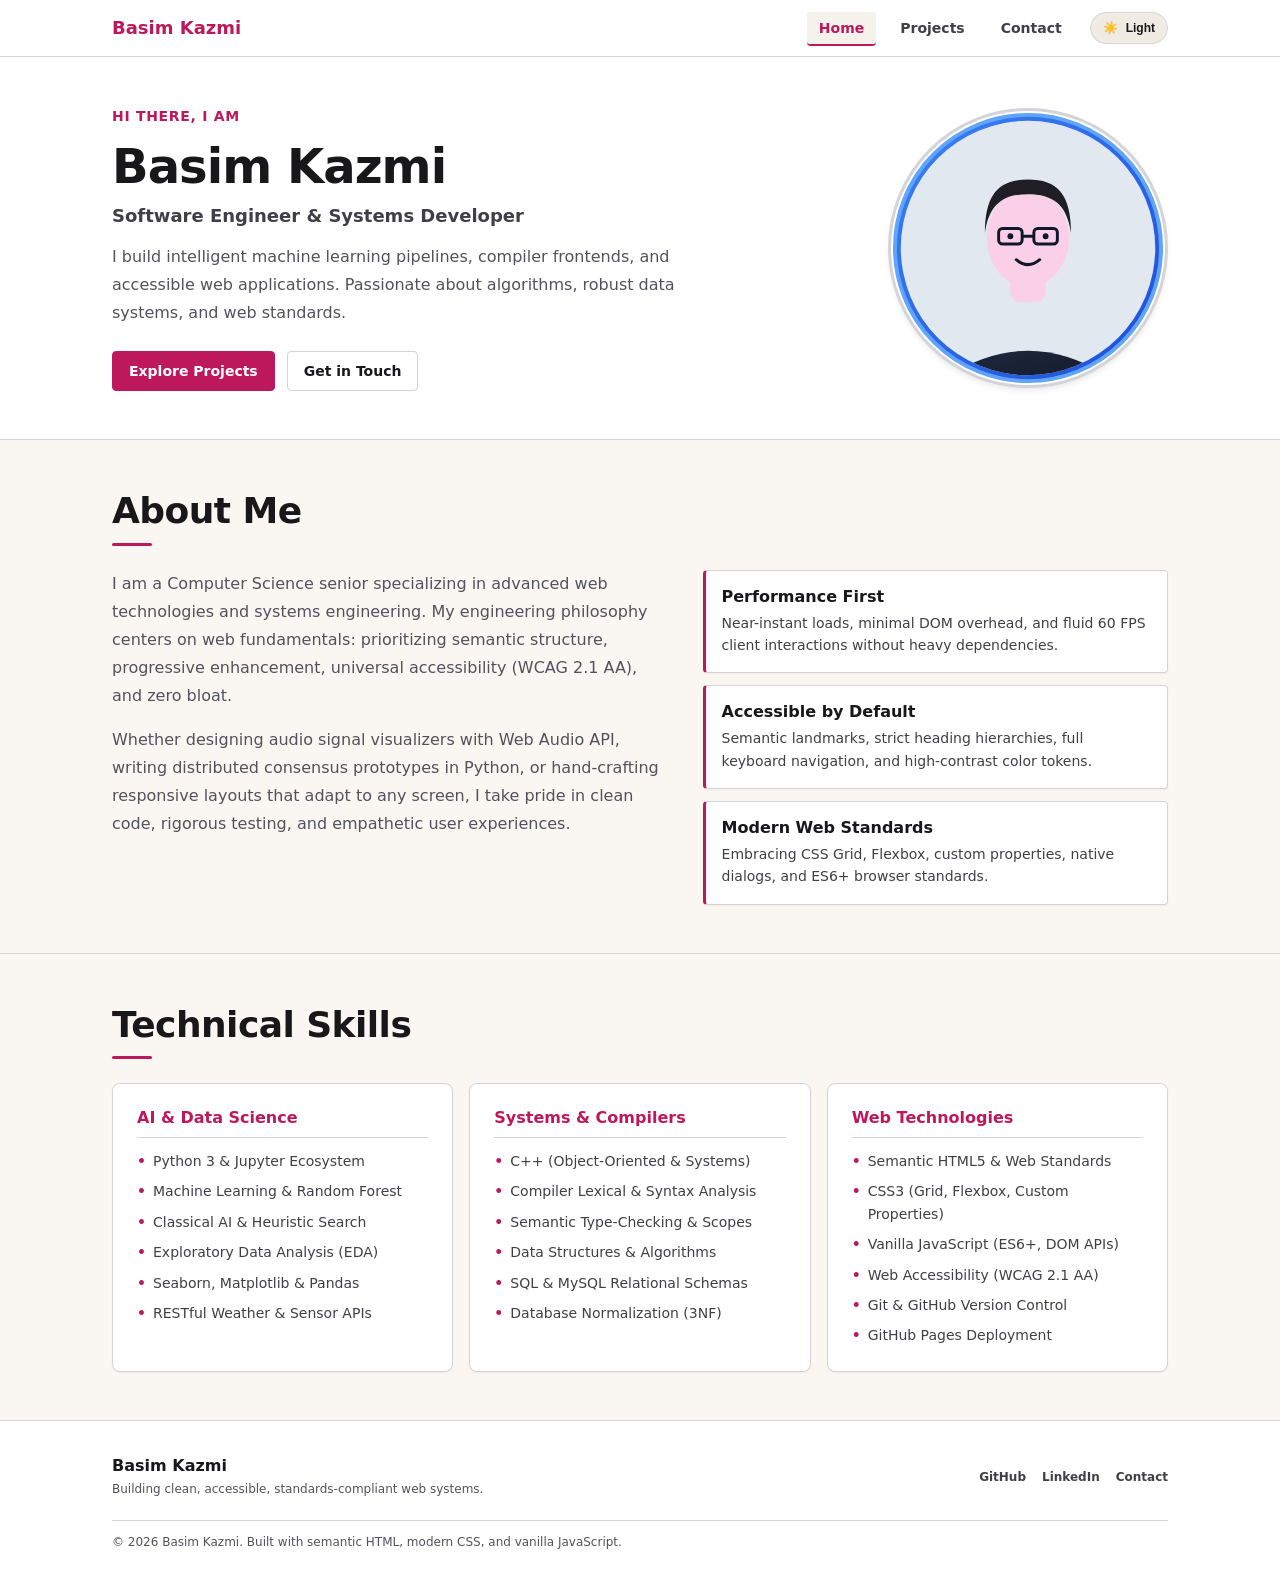
<file: index.html>
<!DOCTYPE html>
<html lang="en">
<head>
  <meta charset="UTF-8">
  <meta name="viewport" content="width=device-width, initial-scale=1.0">
  <meta name="description" content="Portfolio of Basim Kazmi, Full-Stack Web Developer specializing in accessible, responsive web applications and distributed systems.">
  <title>Basim Kazmi | Full-Stack Web Developer Portfolio</title>
  <link rel="stylesheet" href="css/styles.css">
  <script>
    /* Immediate theme check to prevent flash of wrong theme (FOUC) */
    (function() {
      var saved = localStorage.getItem('theme');
      var prefersDark = window.matchMedia && window.matchMedia('(prefers-color-scheme: dark)').matches;
      var theme = saved ? saved : (prefersDark ? 'dark' : 'light');
      document.documentElement.setAttribute('data-theme', theme);
    })();
  </script>
  <script src="js/theme.js" defer></script>
</head>
<body>
  <a href="#main-content" class="skip-link">Skip to main content</a>

  <header class="site-header">
    <div class="header-container">
      <a href="index.html" class="brand-logo" aria-label="Basim Kazmi home page">
        <span class="brand-text">Basim Kazmi</span>
      </a>
      <nav class="site-nav" aria-label="Main Navigation">
        <ul class="nav-list">
          <li class="nav-item"><a href="index.html" class="nav-link" aria-current="page">Home</a></li>
          <li class="nav-item"><a href="projects.html" class="nav-link">Projects</a></li>
          <li class="nav-item"><a href="contact.html" class="nav-link">Contact</a></li>
        </ul>
        <button type="button" id="theme-toggle" class="theme-toggle-btn" aria-label="Toggle dark mode theme" aria-pressed="false">
          <span class="theme-icon" aria-hidden="true">☀️</span>
          <span class="theme-label">Light</span>
        </button>
      </nav>
    </div>
  </header>

  <main id="main-content" class="main-content">
    <!-- Hero Section -->
    <section class="hero-section" aria-labelledby="hero-title">
      <div class="hero-container">
        <div class="hero-content">
          <p class="hero-greeting">Hi there, I am</p>
          <h1 id="hero-title" class="hero-title">Basim Kazmi</h1>
          <p class="hero-subtitle">Software Engineer &amp; Systems Developer</p>
          <p class="hero-description">
            I build intelligent machine learning pipelines, compiler frontends, and accessible web applications. Passionate about algorithms, robust data systems, and web standards.
          </p>
          <div class="hero-actions">
            <a href="projects.html" class="btn btn-primary">Explore Projects</a>
            <a href="contact.html" class="btn btn-secondary">Get in Touch</a>
          </div>
        </div>
        <div class="hero-media">
          <img src="assets/images/profile.svg" alt="Portrait illustration of Basim Kazmi wearing glasses and smiling" class="profile-image" width="280" height="280" loading="eager">
        </div>
      </div>
    </section>

    <!-- About Me Section -->
    <section class="about-section" aria-labelledby="about-heading">
      <div class="section-container">
        <h2 id="about-heading" class="section-title">About Me</h2>
        <div class="about-grid">
          <div class="about-text">
            <p>
              I am a Computer Science senior specializing in advanced web technologies and systems engineering. My engineering philosophy centers on web fundamentals: prioritizing semantic structure, progressive enhancement, universal accessibility (WCAG 2.1 AA), and zero bloat.
            </p>
            <p>
              Whether designing audio signal visualizers with Web Audio API, writing distributed consensus prototypes in Python, or hand-crafting responsive layouts that adapt to any screen, I take pride in clean code, rigorous testing, and empathetic user experiences.
            </p>
          </div>
          <div class="about-highlights">
            <article class="highlight-card">
              <h3 class="highlight-title">Performance First</h3>
              <p class="highlight-desc">Near-instant loads, minimal DOM overhead, and fluid 60 FPS client interactions without heavy dependencies.</p>
            </article>
            <article class="highlight-card">
              <h3 class="highlight-title">Accessible by Default</h3>
              <p class="highlight-desc">Semantic landmarks, strict heading hierarchies, full keyboard navigation, and high-contrast color tokens.</p>
            </article>
            <article class="highlight-card">
              <h3 class="highlight-title">Modern Web Standards</h3>
              <p class="highlight-desc">Embracing CSS Grid, Flexbox, custom properties, native dialogs, and ES6+ browser standards.</p>
            </article>
          </div>
        </div>
      </div>
    </section>

    <!-- Skills Section -->
    <section class="skills-section" aria-labelledby="skills-heading">
      <div class="section-container">
        <h2 id="skills-heading" class="section-title">Technical Skills</h2>
        <div class="skills-grid">
          <article class="skill-category">
            <h3 class="skill-category-title">AI &amp; Data Science</h3>
            <ul class="skill-list">
              <li class="skill-item">Python 3 &amp; Jupyter Ecosystem</li>
              <li class="skill-item">Machine Learning &amp; Random Forest</li>
              <li class="skill-item">Classical AI &amp; Heuristic Search</li>
              <li class="skill-item">Exploratory Data Analysis (EDA)</li>
              <li class="skill-item">Seaborn, Matplotlib &amp; Pandas</li>
              <li class="skill-item">RESTful Weather &amp; Sensor APIs</li>
            </ul>
          </article>
          <article class="skill-category">
            <h3 class="skill-category-title">Systems &amp; Compilers</h3>
            <ul class="skill-list">
              <li class="skill-item">C++ (Object-Oriented &amp; Systems)</li>
              <li class="skill-item">Compiler Lexical &amp; Syntax Analysis</li>
              <li class="skill-item">Semantic Type-Checking &amp; Scopes</li>
              <li class="skill-item">Data Structures &amp; Algorithms</li>
              <li class="skill-item">SQL &amp; MySQL Relational Schemas</li>
              <li class="skill-item">Database Normalization (3NF)</li>
            </ul>
          </article>
          <article class="skill-category">
            <h3 class="skill-category-title">Web Technologies</h3>
            <ul class="skill-list">
              <li class="skill-item">Semantic HTML5 &amp; Web Standards</li>
              <li class="skill-item">CSS3 (Grid, Flexbox, Custom Properties)</li>
              <li class="skill-item">Vanilla JavaScript (ES6+, DOM APIs)</li>
              <li class="skill-item">Web Accessibility (WCAG 2.1 AA)</li>
              <li class="skill-item">Git &amp; GitHub Version Control</li>
              <li class="skill-item">GitHub Pages Deployment</li>
            </ul>
          </article>
        </div>
      </div>
    </section>
  </main>

  <footer class="site-footer">
    <div class="footer-container">
      <div class="footer-info">
        <p class="footer-title">Basim Kazmi</p>
        <p class="footer-tagline">Building clean, accessible, standards-compliant web systems.</p>
      </div>
      <nav class="footer-nav" aria-label="Social and External Links">
        <ul class="footer-links">
          <li><a href="https://github.com" target="_blank" rel="noopener noreferrer" class="footer-link">GitHub</a></li>
          <li><a href="https://linkedin.com" target="_blank" rel="noopener noreferrer" class="footer-link">LinkedIn</a></li>
          <li><a href="contact.html" class="footer-link">Contact</a></li>
        </ul>
      </nav>
      <div class="footer-copy">
        <p>&copy; 2026 Basim Kazmi. Built with semantic HTML, modern CSS, and vanilla JavaScript.</p>
      </div>
    </div>
  </footer>
</body>
</html>
</file>
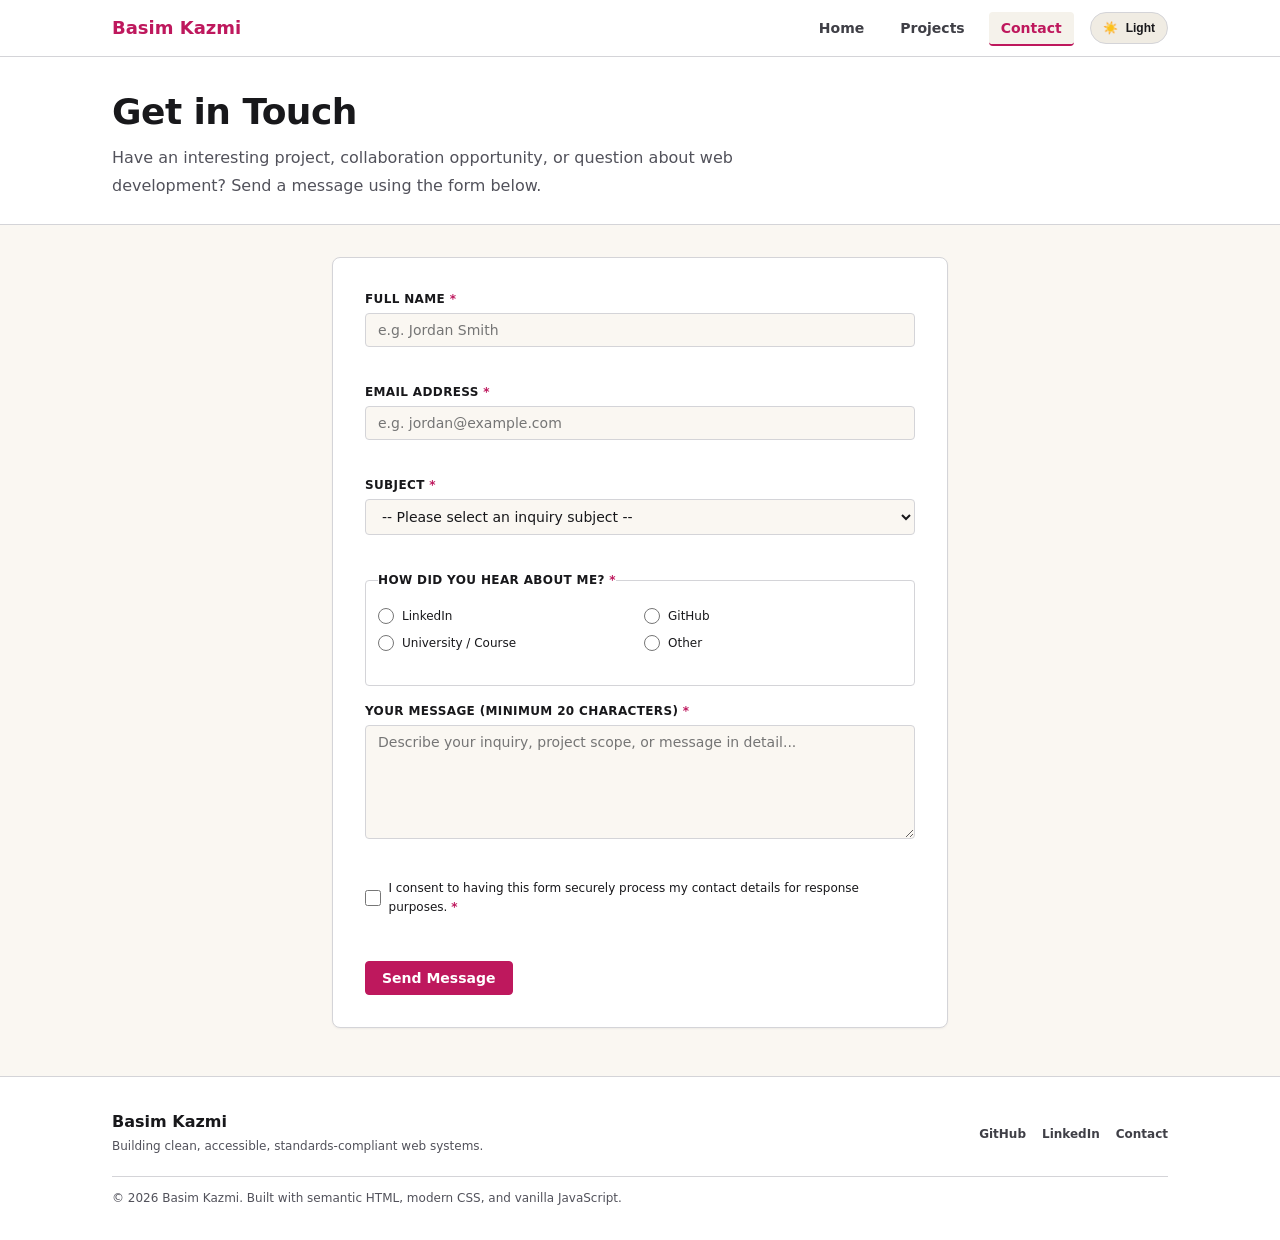
<file: contact.html>
<!DOCTYPE html>
<html lang="en">
<head>
  <meta charset="UTF-8">
  <meta name="viewport" content="width=device-width, initial-scale=1.0">
  <meta name="description" content="Contact Basim Kazmi for web development inquiries, collaboration opportunities, and technical consultations.">
  <title>Contact | Basim Kazmi Portfolio</title>
  <link rel="stylesheet" href="css/styles.css">
  <script>
    /* Immediate theme check to prevent flash of wrong theme (FOUC) */
    (function() {
      var saved = localStorage.getItem('theme');
      var prefersDark = window.matchMedia && window.matchMedia('(prefers-color-scheme: dark)').matches;
      var theme = saved ? saved : (prefersDark ? 'dark' : 'light');
      document.documentElement.setAttribute('data-theme', theme);
    })();
  </script>
  <script src="js/theme.js" defer></script>
  <script src="js/contact.js" defer></script>
</head>
<body>
  <a href="#main-content" class="skip-link">Skip to main content</a>

  <header class="site-header">
    <div class="header-container">
      <a href="index.html" class="brand-logo" aria-label="Basim Kazmi home page">
        <span class="brand-text">Basim Kazmi</span>
      </a>
      <nav class="site-nav" aria-label="Main Navigation">
        <ul class="nav-list">
          <li class="nav-item"><a href="index.html" class="nav-link">Home</a></li>
          <li class="nav-item"><a href="projects.html" class="nav-link">Projects</a></li>
          <li class="nav-item"><a href="contact.html" class="nav-link" aria-current="page">Contact</a></li>
        </ul>
        <button type="button" id="theme-toggle" class="theme-toggle-btn" aria-label="Toggle dark mode theme" aria-pressed="false">
          <span class="theme-icon" aria-hidden="true">☀️</span>
          <span class="theme-label">Light</span>
        </button>
      </nav>
    </div>
  </header>

  <main id="main-content" class="main-content">
    <div class="page-header-section">
      <div class="section-container">
        <h1 class="page-title">Get in Touch</h1>
        <p class="page-subtitle">
          Have an interesting project, collaboration opportunity, or question about web development? Send a message using the form below.
        </p>
      </div>
    </div>

    <section class="contact-section" aria-label="Contact form section">
      <div class="section-container contact-container">
        <!-- Live status banner for submission feedback -->
        <div id="form-status" class="form-status" role="status" aria-live="polite" hidden></div>

        <form id="contact-form" class="contact-form" novalidate>
          <!-- Field 1: Name -->
          <div class="form-group" id="group-name">
            <label for="contact-name" class="form-label">
              Full Name <span class="required-indicator" aria-hidden="true">*</span>
            </label>
            <input 
              type="text" 
              id="contact-name" 
              name="name" 
              class="form-input" 
              required 
              minlength="3" 
              autocomplete="name" 
              placeholder="e.g. Jordan Smith"
              aria-describedby="name-error">
            <p class="error-message" id="name-error" aria-live="polite"></p>
          </div>

          <!-- Field 2: Email -->
          <div class="form-group" id="group-email">
            <label for="contact-email" class="form-label">
              Email Address <span class="required-indicator" aria-hidden="true">*</span>
            </label>
            <input 
              type="email" 
              id="contact-email" 
              name="email" 
              class="form-input" 
              required 
              autocomplete="email" 
              placeholder="e.g. jordan@example.com"
              aria-describedby="email-error">
            <p class="error-message" id="email-error" aria-live="polite"></p>
          </div>

          <!-- Field 3: Subject -->
          <div class="form-group" id="group-subject">
            <label for="contact-subject" class="form-label">
              Subject <span class="required-indicator" aria-hidden="true">*</span>
            </label>
            <select 
              id="contact-subject" 
              name="subject" 
              class="form-select" 
              required 
              aria-describedby="subject-error">
              <option value="">-- Please select an inquiry subject --</option>
              <option value="collaboration">Project Collaboration</option>
              <option value="job">Job / Internship Opportunity</option>
              <option value="freelance">Freelance Contract</option>
              <option value="general">General Question</option>
            </select>
            <p class="error-message" id="subject-error" aria-live="polite"></p>
          </div>

          <!-- Field 4: Referral Source Radio Group -->
          <fieldset class="form-group form-fieldset" id="group-source" aria-describedby="source-error">
            <legend class="form-legend">
              How did you hear about me? <span class="required-indicator" aria-hidden="true">*</span>
            </legend>
            <div class="radio-options-grid">
              <label class="radio-label">
                <input type="radio" name="referral_source" value="linkedin" required>
                <span>LinkedIn</span>
              </label>
              <label class="radio-label">
                <input type="radio" name="referral_source" value="github">
                <span>GitHub</span>
              </label>
              <label class="radio-label">
                <input type="radio" name="referral_source" value="university">
                <span>University / Course</span>
              </label>
              <label class="radio-label">
                <input type="radio" name="referral_source" value="other">
                <span>Other</span>
              </label>
            </div>
            <p class="error-message" id="source-error" aria-live="polite"></p>
          </fieldset>

          <!-- Field 5: Message -->
          <div class="form-group" id="group-message">
            <label for="contact-message" class="form-label">
              Your Message (minimum 20 characters) <span class="required-indicator" aria-hidden="true">*</span>
            </label>
            <textarea 
              id="contact-message" 
              name="message" 
              class="form-textarea" 
              rows="6" 
              required 
              minlength="20" 
              placeholder="Describe your inquiry, project scope, or message in detail..."
              aria-describedby="message-error"></textarea>
            <p class="error-message" id="message-error" aria-live="polite"></p>
          </div>

          <!-- Field 6: Consent Checkbox -->
          <div class="form-group form-checkbox-group" id="group-consent">
            <label class="checkbox-label" for="contact-consent">
              <input 
                type="checkbox" 
                id="contact-consent" 
                name="consent" 
                required 
                aria-describedby="consent-error">
              <span>I consent to having this form securely process my contact details for response purposes. <span class="required-indicator" aria-hidden="true">*</span></span>
            </label>
            <p class="error-message" id="consent-error" aria-live="polite"></p>
          </div>

          <!-- Field 7: Submit Button -->
          <div class="form-actions">
            <button type="submit" id="submit-btn" class="btn btn-primary form-submit-btn">
              Send Message
            </button>
          </div>
        </form>
      </div>
    </section>
  </main>

  <footer class="site-footer">
    <div class="footer-container">
      <div class="footer-info">
        <p class="footer-title">Basim Kazmi</p>
        <p class="footer-tagline">Building clean, accessible, standards-compliant web systems.</p>
      </div>
      <nav class="footer-nav" aria-label="Social and External Links">
        <ul class="footer-links">
          <li><a href="https://github.com" target="_blank" rel="noopener noreferrer" class="footer-link">GitHub</a></li>
          <li><a href="https://linkedin.com" target="_blank" rel="noopener noreferrer" class="footer-link">LinkedIn</a></li>
          <li><a href="contact.html" class="footer-link">Contact</a></li>
        </ul>
      </nav>
      <div class="footer-copy">
        <p>&copy; 2026 Basim Kazmi. Built with semantic HTML, modern CSS, and vanilla JavaScript.</p>
      </div>
    </div>
  </footer>
</body>
</html>
</file>
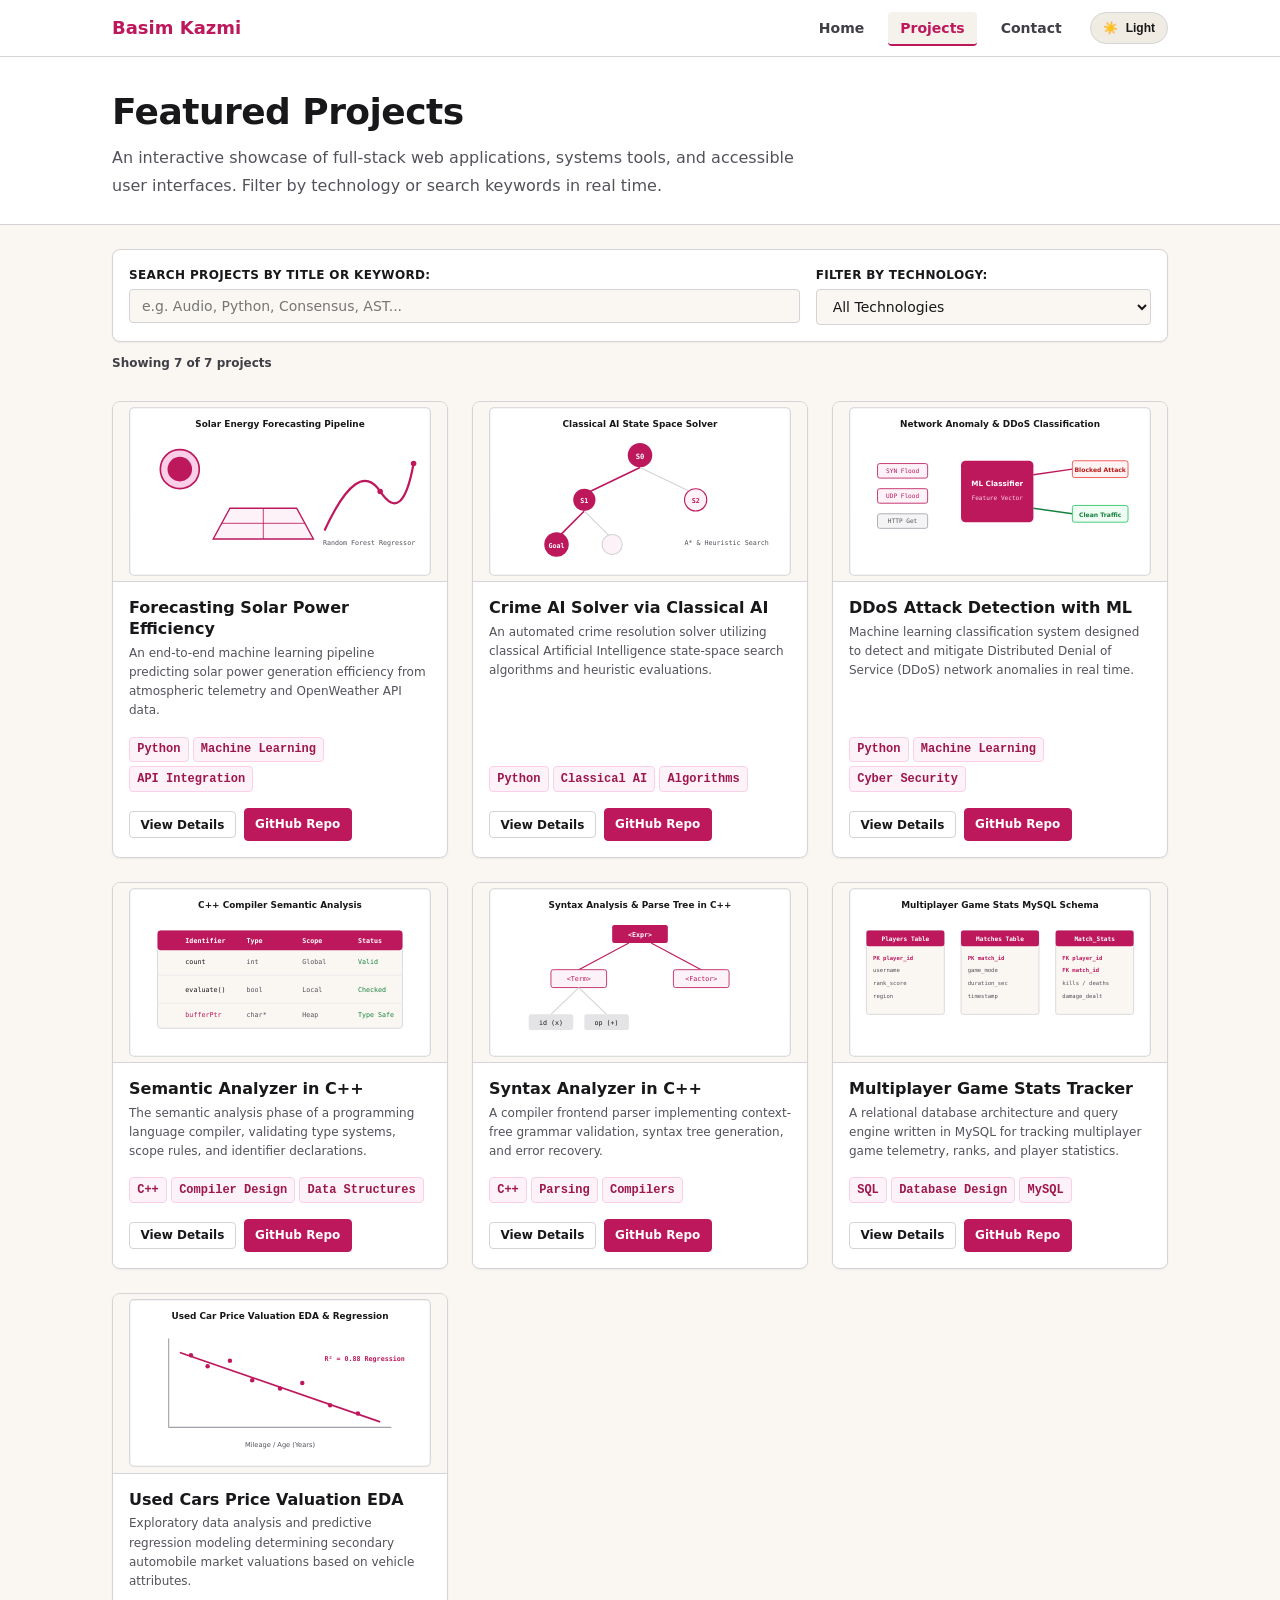
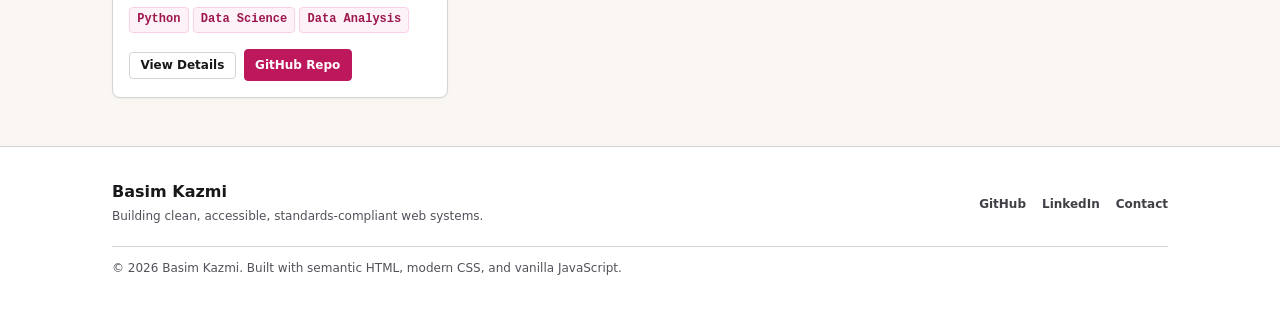
<file: projects.html>
<!DOCTYPE html>
<html lang="en">
<head>
  <meta charset="UTF-8">
  <meta name="viewport" content="width=device-width, initial-scale=1.0">
  <meta name="description" content="Explore featured web development and systems engineering projects by Basim Kazmi with interactive search and technology filters.">
  <title>Projects | Basim Kazmi Portfolio</title>
  <link rel="stylesheet" href="css/styles.css">
  <script>
    /* Immediate theme check to prevent flash of wrong theme (FOUC) */
    (function() {
      var saved = localStorage.getItem('theme');
      var prefersDark = window.matchMedia && window.matchMedia('(prefers-color-scheme: dark)').matches;
      var theme = saved ? saved : (prefersDark ? 'dark' : 'light');
      document.documentElement.setAttribute('data-theme', theme);
    })();
  </script>
  <script src="js/theme.js" defer></script>
  <script src="js/projects.js" defer></script>
</head>
<body>
  <a href="#main-content" class="skip-link">Skip to main content</a>

  <header class="site-header">
    <div class="header-container">
      <a href="index.html" class="brand-logo" aria-label="Basim Kazmi home page">
        <span class="brand-text">Basim Kazmi</span>
      </a>
      <nav class="site-nav" aria-label="Main Navigation">
        <ul class="nav-list">
          <li class="nav-item"><a href="index.html" class="nav-link">Home</a></li>
          <li class="nav-item"><a href="projects.html" class="nav-link" aria-current="page">Projects</a></li>
          <li class="nav-item"><a href="contact.html" class="nav-link">Contact</a></li>
        </ul>
        <button type="button" id="theme-toggle" class="theme-toggle-btn" aria-label="Toggle dark mode theme" aria-pressed="false">
          <span class="theme-icon" aria-hidden="true">☀️</span>
          <span class="theme-label">Light</span>
        </button>
      </nav>
    </div>
  </header>

  <main id="main-content" class="main-content">
    <div class="page-header-section">
      <div class="section-container">
        <h1 class="page-title">Featured Projects</h1>
        <p class="page-subtitle">
          An interactive showcase of full-stack web applications, systems tools, and accessible user interfaces. Filter by technology or search keywords in real time.
        </p>
      </div>
    </div>

    <!-- Filter Controls Section -->
    <section class="filters-section" aria-label="Project filter controls">
      <div class="section-container">
        <form class="filters-form" id="projects-filter-form" onsubmit="event.preventDefault();">
          <div class="filter-group">
            <label for="search-input" class="filter-label">Search projects by title or keyword:</label>
            <input type="search" id="search-input" name="search" class="filter-input" placeholder="e.g. Audio, Python, Consensus, AST..." autocomplete="off">
          </div>
          <div class="filter-group">
            <label for="tech-filter" class="filter-label">Filter by technology:</label>
            <select id="tech-filter" name="tech" class="filter-select">
              <option value="all">All Technologies</option>
              <option value="Python">Python</option>
              <option value="Machine Learning">Machine Learning</option>
              <option value="C++">C++</option>
              <option value="Classical AI">Classical AI</option>
              <option value="Compiler Design">Compiler Design</option>
              <option value="SQL">SQL / MySQL</option>
              <option value="Data Science">Data Science</option>
            </select>
          </div>
        </form>

        <!-- Live Status Region for Assistive Technology -->
        <div id="projects-status" class="projects-status" aria-live="polite">
          Showing 6 of 6 projects
        </div>
      </div>
    </section>

    <!-- Projects Grid Section -->
    <section class="projects-display-section" aria-label="Project cards list">
      <div class="section-container">
        <!-- Rendered dynamically by js/projects.js via safe DOM APIs -->
        <div id="projects-grid" class="projects-grid"></div>

        <!-- Empty state message -->
        <div id="no-projects-msg" class="empty-state" hidden>
          <p class="empty-state-title">No projects found</p>
          <p class="empty-state-text">No projects matched your combined search query and technology filter. Please try clearing or modifying your filters.</p>
        </div>
      </div>
    </section>

    <!-- Project Details Modal (Dialog) -->
    <dialog id="project-modal" class="project-modal" aria-labelledby="modal-title" aria-describedby="modal-desc">
      <div class="modal-dialog-content">
        <header class="modal-header">
          <h2 id="modal-title" class="modal-title">Project Details</h2>
          <button type="button" id="modal-close-btn" class="modal-close-btn" aria-label="Close project details dialog">&times;</button>
        </header>
        <div class="modal-body">
          <p id="modal-desc" class="modal-desc"></p>
          <div class="modal-meta-grid">
            <div class="modal-meta-item">
              <span class="modal-meta-label">Year:</span>
              <span id="modal-year" class="modal-meta-value"></span>
            </div>
            <div class="modal-meta-item">
              <span class="modal-meta-label">Role:</span>
              <span id="modal-role" class="modal-meta-value">Lead Developer</span>
            </div>
          </div>
          <div class="modal-tech-section">
            <span class="modal-meta-label">Technologies Used:</span>
            <ul id="modal-tech" class="tech-badge-list"></ul>
          </div>
          <div class="modal-details-section">
            <span class="modal-meta-label">Architecture &amp; Highlights:</span>
            <p id="modal-details" class="modal-extended-details"></p>
          </div>
          <div class="modal-actions">
            <a id="modal-link" href="#" target="_blank" rel="noopener noreferrer" class="btn btn-primary">View Repository on GitHub</a>
          </div>
        </div>
      </div>
    </dialog>
  </main>

  <footer class="site-footer">
    <div class="footer-container">
      <div class="footer-info">
        <p class="footer-title">Basim Kazmi</p>
        <p class="footer-tagline">Building clean, accessible, standards-compliant web systems.</p>
      </div>
      <nav class="footer-nav" aria-label="Social and External Links">
        <ul class="footer-links">
          <li><a href="https://github.com" target="_blank" rel="noopener noreferrer" class="footer-link">GitHub</a></li>
          <li><a href="https://linkedin.com" target="_blank" rel="noopener noreferrer" class="footer-link">LinkedIn</a></li>
          <li><a href="contact.html" class="footer-link">Contact</a></li>
        </ul>
      </nav>
      <div class="footer-copy">
        <p>&copy; 2026 Basim Kazmi. Built with semantic HTML, modern CSS, and vanilla JavaScript.</p>
      </div>
    </div>
  </footer>
</body>
</html>
</file>
<file: css/styles.css>
/* ==========================================================================
   CS-554 Assignment 1: Responsive Developer Portfolio
   Single Shared Stylesheet: Mobile-First, Accessible, Theme-Aware
   Theme: Cream (#faf7f2), Silver (#d4d4d8), and Magenta (#be185d / #f472b6)
   ========================================================================== */

/* --------------------------------------------------------------------------
   1. CSS Reset & Box Sizing
   -------------------------------------------------------------------------- */
*, *::before, *::after {
  box-sizing: border-box;
}

* {
  margin: 0;
  padding: 0;
}

html {
  font-size: 100%;
  scroll-behavior: smooth;
  -webkit-text-size-adjust: 100%;
}

/* --------------------------------------------------------------------------
   2. Design Tokens & CSS Custom Properties (:root / Light Theme)
   Palette: Cream (#faf7f2), Silver (#d4d4d8), Magenta (#be185d)
   -------------------------------------------------------------------------- */
:root {
  /* Color Palette - Light Mode */
  --color-bg: #faf7f2;               /* Soft Cream background */
  --color-surface: #ffffff;          /* Clean white surface */
  --color-surface-hover: #f5f2eb;    /* Cream tinted hover */
  --color-surface-muted: #f0ece3;    /* Muted cream */
  --color-border: #d4d4d8;           /* Silver border */
  --color-border-hover: #a1a1aa;     /* Darker silver hover */

  --color-text: #18181b;             /* Deep charcoal: 14.8:1 contrast on #faf7f2 (Passes AAA) */
  --color-text-muted: #3f3f46;       /* Muted charcoal: 8.5:1 contrast on #faf7f2 (Passes AAA) */
  --color-text-subtle: #52525b;      /* Subtle charcoal: 5.6:1 contrast on #faf7f2 (Passes AA) */

  --color-primary: #be185d;          /* Deep Magenta: 5.1:1 contrast on #faf7f2 (Passes AA) */
  --color-primary-hover: #9d174d;    /* Darker Magenta */
  --color-primary-contrast: #ffffff; /* White text on Magenta */

  --color-secondary: #27272a;        /* Neutral dark button */
  --color-secondary-hover: #3f3f46;
  --color-secondary-contrast: #ffffff;

  --color-badge-bg: #fdf2f8;         /* Soft magenta tint */
  --color-badge-text: #9d174d;       /* High-contrast magenta text */
  --color-badge-border: #fbcfe8;     /* Light magenta border */

  --color-focus: #be185d;            /* Magenta focus ring */
  --color-focus-ring: rgba(190, 24, 93, 0.35);

  --color-error: #b91c1c;            /* Error red */
  --color-error-bg: #fef2f2;
  --color-error-border: #fca5a5;

  --color-success: #15803d;          /* Success green */
  --color-success-bg: #f0fdf4;
  --color-success-border: #86efac;

  /* Typography Scale */
  --font-family-base: system-ui, -apple-system, BlinkMacSystemFont, 'Segoe UI', Roboto, Helvetica, Arial, sans-serif;
  --font-family-mono: ui-monospace, SFMono-Regular, Menlo, Monaco, Consolas, monospace;

  --font-size-xs: 0.75rem;    /* 12px */
  --font-size-sm: 0.875rem;   /* 14px */
  --font-size-md: 1rem;       /* 16px */
  --font-size-lg: 1.125rem;   /* 18px */
  --font-size-xl: 1.25rem;    /* 20px */
  --font-size-2xl: 1.5rem;    /* 24px */
  --font-size-3xl: 1.875rem;  /* 30px */

  --line-height-tight: 1.3;
  --line-height-normal: 1.6;
  --line-height-relaxed: 1.75;

  /* Spacing Scale */
  --space-2xs: 0.25rem;
  --space-xs: 0.5rem;
  --space-sm: 0.75rem;
  --space-md: 1rem;
  --space-lg: 1.5rem;
  --space-xl: 2rem;
  --space-2xl: 3rem;

  /* Border Radii */
  --radius-sm: 4px;
  --radius-md: 8px;
  --radius-lg: 12px;
  --radius-full: 9999px;

  /* Clean, Beginner-Friendly Borders and Shadows */
  --shadow-sm: 0 1px 2px rgba(0, 0, 0, 0.05);
  --shadow-md: 0 4px 6px -1px rgba(0, 0, 0, 0.07), 0 2px 4px -2px rgba(0, 0, 0, 0.04);
  --shadow-lg: 0 8px 12px -2px rgba(0, 0, 0, 0.08);

  /* Transitions */
  --transition-fast: 150ms ease;
  --transition-normal: 200ms ease;

  /* Layout */
  --container-max: 1120px;
}

/* --------------------------------------------------------------------------
   3. Dark Mode Theme Tokens (Silver & Bright Magenta #f472b6)
   -------------------------------------------------------------------------- */
@media (prefers-color-scheme: dark) {
  :root:not([data-theme="light"]) {
    --color-bg: #18181b;             /* Dark charcoal */
    --color-surface: #27272a;        /* Card surface */
    --color-surface-hover: #323238;
    --color-surface-muted: #2e2e33;
    --color-border: #3f3f46;         /* Silver dark border */
    --color-border-hover: #52525b;

    --color-text: #fafafa;           /* 13.5:1 contrast on #27272a (Passes AAA) */
    --color-text-muted: #d4d4d8;     /* Silver text */
    --color-text-subtle: #a1a1aa;

    --color-primary: #f472b6;        /* Bright Magenta: 6.8:1 contrast on #18181b */
    --color-primary-hover: #f9a8d4;
    --color-primary-contrast: #18181b;

    --color-secondary: #fafafa;
    --color-secondary-hover: #e4e4e7;
    --color-secondary-contrast: #18181b;

    --color-badge-bg: #500724;       /* Deep magenta */
    --color-badge-text: #fbcfe8;     /* Light magenta */
    --color-badge-border: #831843;

    --color-focus: #f472b6;
    --color-focus-ring: rgba(244, 114, 182, 0.4);

    --color-error: #fca5a5;
    --color-error-bg: #450a0a;
    --color-error-border: #ef4444;

    --color-success: #86efac;
    --color-success-bg: #052e16;
    --color-success-border: #22c55e;

    --shadow-sm: 0 1px 2px rgba(0, 0, 0, 0.3);
    --shadow-md: 0 4px 6px rgba(0, 0, 0, 0.3);
    --shadow-lg: 0 8px 12px rgba(0, 0, 0, 0.4);
  }
}

/* Explicit data-theme="dark" override */
[data-theme="dark"] {
  --color-bg: #18181b;
  --color-surface: #27272a;
  --color-surface-hover: #323238;
  --color-surface-muted: #2e2e33;
  --color-border: #3f3f46;
  --color-border-hover: #52525b;

  --color-text: #fafafa;
  --color-text-muted: #d4d4d8;
  --color-text-subtle: #a1a1aa;

  --color-primary: #f472b6;
  --color-primary-hover: #f9a8d4;
  --color-primary-contrast: #18181b;

  --color-secondary: #fafafa;
  --color-secondary-hover: #e4e4e7;
  --color-secondary-contrast: #18181b;

  --color-badge-bg: #500724;
  --color-badge-text: #fbcfe8;
  --color-badge-border: #831843;

  --color-focus: #f472b6;
  --color-focus-ring: rgba(244, 114, 182, 0.4);

  --color-error: #fca5a5;
  --color-error-bg: #450a0a;
  --color-error-border: #ef4444;

  --color-success: #86efac;
  --color-success-bg: #052e16;
  --color-success-border: #22c55e;

  --shadow-sm: 0 1px 2px rgba(0, 0, 0, 0.3);
  --shadow-md: 0 4px 6px rgba(0, 0, 0, 0.3);
  --shadow-lg: 0 8px 12px rgba(0, 0, 0, 0.4);
}

/* Explicit data-theme="light" override */
[data-theme="light"] {
  --color-bg: #faf7f2;
  --color-surface: #ffffff;
  --color-surface-hover: #f5f2eb;
  --color-surface-muted: #f0ece3;
  --color-border: #d4d4d8;
  --color-border-hover: #a1a1aa;

  --color-text: #18181b;
  --color-text-muted: #3f3f46;
  --color-text-subtle: #52525b;

  --color-primary: #be185d;
  --color-primary-hover: #9d174d;
  --color-primary-contrast: #ffffff;

  --color-secondary: #27272a;
  --color-secondary-hover: #3f3f46;
  --color-secondary-contrast: #ffffff;

  --color-badge-bg: #fdf2f8;
  --color-badge-text: #9d174d;
  --color-badge-border: #fbcfe8;

  --color-focus: #be185d;
  --color-focus-ring: rgba(190, 24, 93, 0.35);

  --color-error: #b91c1c;
  --color-error-bg: #fef2f2;
  --color-error-border: #fca5a5;

  --color-success: #15803d;
  --color-success-bg: #f0fdf4;
  --color-success-border: #86efac;

  --shadow-sm: 0 1px 2px rgba(0, 0, 0, 0.05);
  --shadow-md: 0 4px 6px -1px rgba(0, 0, 0, 0.07), 0 2px 4px -2px rgba(0, 0, 0, 0.04);
  --shadow-lg: 0 8px 12px -2px rgba(0, 0, 0, 0.08);
}

/* --------------------------------------------------------------------------
   4. Global Base Styles
   -------------------------------------------------------------------------- */
body {
  font-family: var(--font-family-base);
  font-size: var(--font-size-md);
  line-height: var(--line-height-normal);
  color: var(--color-text);
  background-color: var(--color-bg);
  min-height: 100vh;
  display: flex;
  flex-direction: column;
  transition: background-color var(--transition-normal), color var(--transition-normal);
  overflow-x: hidden;
}

/* Skip link for keyboard accessibility */
.skip-link {
  position: absolute;
  top: -100px;
  left: var(--space-md);
  background-color: var(--color-primary);
  color: var(--color-primary-contrast);
  padding: var(--space-xs) var(--space-md);
  font-weight: 600;
  border-radius: var(--radius-sm);
  z-index: 9999;
  text-decoration: none;
  transition: top var(--transition-fast);
}

.skip-link:focus-visible {
  top: var(--space-md);
  outline: 3px solid var(--color-text);
  outline-offset: 3px;
}

/* Focus Visible */
:focus-visible {
  outline: 3px solid var(--color-focus);
  outline-offset: 2px;
}

/* Media Elements */
img, svg {
  max-width: 100%;
  height: auto;
  display: block;
}

/* Headings */
h1, h2, h3, h4, h5, h6 {
  color: var(--color-text);
  line-height: var(--line-height-tight);
  font-weight: 700;
}

.hero-title {
  font-size: clamp(2rem, 4.5vw, 3rem);
  letter-spacing: -0.02em;
}

.page-title,
.section-title {
  font-size: clamp(1.6rem, 3.5vw, 2.25rem);
  letter-spacing: -0.015em;
}

/* Layout Containers */
.section-container,
.header-container,
.footer-container {
  width: 100%;
  max-width: var(--container-max);
  margin-left: auto;
  margin-right: auto;
  padding-left: var(--space-md);
  padding-right: var(--space-md);
}

@media (min-width: 640px) {
  .section-container,
  .header-container,
  .footer-container {
    padding-left: var(--space-xl);
    padding-right: var(--space-xl);
  }
}

.main-content {
  flex: 1 0 auto;
  width: 100%;
}

/* --------------------------------------------------------------------------
   5. Site Header & Navigation (Flexbox)
   -------------------------------------------------------------------------- */
.site-header {
  background-color: var(--color-surface);
  border-bottom: 1px solid var(--color-border);
  position: sticky;
  top: 0;
  z-index: 1000;
  transition: background-color var(--transition-normal), border-color var(--transition-normal);
}

.header-container {
  display: flex;
  align-items: center;
  justify-content: space-between;
  padding-top: var(--space-sm);
  padding-bottom: var(--space-sm);
  gap: var(--space-md);
  flex-wrap: wrap;
}

.brand-logo {
  text-decoration: none;
  color: var(--color-text);
  font-weight: 700;
  font-size: var(--font-size-lg);
  display: inline-flex;
  align-items: center;
  gap: var(--space-xs);
}

.brand-text {
  color: var(--color-primary);
}

.site-nav {
  display: flex;
  align-items: center;
  gap: var(--space-md);
  flex-wrap: wrap;
}

.nav-list {
  display: flex;
  align-items: center;
  list-style: none;
  gap: var(--space-xs);
}

@media (min-width: 640px) {
  .nav-list {
    gap: var(--space-sm);
  }
}

.nav-link {
  text-decoration: none;
  color: var(--color-text-muted);
  font-weight: 600;
  font-size: var(--font-size-sm);
  padding: var(--space-xs) var(--space-sm);
  border-radius: var(--radius-sm);
  transition: color var(--transition-fast), background-color var(--transition-fast);
}

.nav-link:hover {
  color: var(--color-primary);
  background-color: var(--color-surface-hover);
}

.nav-link[aria-current="page"] {
  color: var(--color-primary);
  background-color: var(--color-surface-hover);
  border-bottom: 2px solid var(--color-primary);
}

/* Theme Toggle Button */
.theme-toggle-btn {
  display: inline-flex;
  align-items: center;
  gap: var(--space-xs);
  background-color: var(--color-surface-muted);
  border: 1px solid var(--color-border);
  color: var(--color-text);
  font-size: var(--font-size-xs);
  font-weight: 600;
  padding: var(--space-xs) var(--space-sm);
  border-radius: var(--radius-full);
  cursor: pointer;
  transition: background-color var(--transition-fast), border-color var(--transition-fast);
}

.theme-toggle-btn:hover {
  background-color: var(--color-surface-hover);
  border-color: var(--color-border-hover);
}

/* --------------------------------------------------------------------------
   6. Buttons & Shared Components
   -------------------------------------------------------------------------- */
.btn {
  display: inline-flex;
  align-items: center;
  justify-content: center;
  font-family: inherit;
  font-size: var(--font-size-sm);
  font-weight: 600;
  padding: var(--space-xs) var(--space-md);
  border-radius: var(--radius-sm);
  text-decoration: none;
  cursor: pointer;
  border: 1px solid transparent;
  transition: background-color var(--transition-fast), border-color var(--transition-fast);
}

.btn-primary {
  background-color: var(--color-primary);
  color: var(--color-primary-contrast);
  border-color: var(--color-primary);
}

.btn-primary:hover {
  background-color: var(--color-primary-hover);
  border-color: var(--color-primary-hover);
}

.btn-secondary {
  background-color: transparent;
  color: var(--color-text);
  border-color: var(--color-border);
}

.btn-secondary:hover {
  background-color: var(--color-surface-hover);
  border-color: var(--color-border-hover);
}

.btn-sm {
  font-size: var(--font-size-xs);
  padding: 0.35rem 0.65rem;
}

/* Tech Badges */
.tech-badge-list {
  display: flex;
  flex-wrap: wrap;
  gap: var(--space-2xs);
  list-style: none;
}

.tech-badge {
  font-size: var(--font-size-xs);
  font-weight: 600;
  font-family: var(--font-family-mono);
  background-color: var(--color-badge-bg);
  color: var(--color-badge-text);
  border: 1px solid var(--color-badge-border);
  padding: 0.15rem 0.45rem;
  border-radius: var(--radius-sm);
}

/* --------------------------------------------------------------------------
   7. Home Page (`index.html`) Layout
   -------------------------------------------------------------------------- */
.hero-section {
  padding-top: var(--space-2xl);
  padding-bottom: var(--space-2xl);
  background-color: var(--color-surface);
  border-bottom: 1px solid var(--color-border);
}

.hero-container {
  width: 100%;
  max-width: var(--container-max);
  margin-left: auto;
  margin-right: auto;
  padding-left: var(--space-md);
  padding-right: var(--space-md);
  display: flex;
  flex-direction: column-reverse;
  align-items: center;
  gap: var(--space-xl);
}

@media (min-width: 768px) {
  .hero-container {
    flex-direction: row;
    justify-content: space-between;
    padding-left: var(--space-xl);
    padding-right: var(--space-xl);
  }

  .hero-content {
    flex: 1 1 60%;
  }

  .hero-media {
    flex: 0 0 280px;
  }
}

.hero-greeting {
  font-size: var(--font-size-sm);
  font-weight: 700;
  color: var(--color-primary);
  text-transform: uppercase;
  letter-spacing: 0.05em;
  margin-bottom: var(--space-xs);
}

.hero-subtitle {
  font-size: var(--font-size-lg);
  font-weight: 600;
  color: var(--color-text-muted);
  margin-top: var(--space-2xs);
  margin-bottom: var(--space-sm);
}

.hero-description {
  font-size: var(--font-size-md);
  color: var(--color-text-subtle);
  line-height: var(--line-height-relaxed);
  max-width: 600px;
  margin-bottom: var(--space-lg);
}

.hero-actions {
  display: flex;
  flex-wrap: wrap;
  gap: var(--space-sm);
}

.hero-media {
  display: flex;
  justify-content: center;
  align-items: center;
}

.profile-image {
  border-radius: var(--radius-full);
  border: 3px solid var(--color-border);
  box-shadow: var(--shadow-md);
}

/* About Section */
.about-section {
  padding-top: var(--space-2xl);
  padding-bottom: var(--space-2xl);
  border-bottom: 1px solid var(--color-border);
}

.section-title {
  margin-bottom: var(--space-lg);
  position: relative;
}

.section-title::after {
  content: "";
  display: block;
  width: 40px;
  height: 3px;
  background-color: var(--color-primary);
  border-radius: var(--radius-sm);
  margin-top: var(--space-xs);
}

.about-grid {
  display: grid;
  grid-template-columns: 1fr;
  gap: var(--space-xl);
}

@media (min-width: 768px) {
  .about-grid {
    grid-template-columns: 1.2fr 1fr;
  }
}

.about-text p {
  color: var(--color-text-subtle);
  font-size: var(--font-size-md);
  line-height: var(--line-height-relaxed);
  margin-bottom: var(--space-md);
}

.about-highlights {
  display: flex;
  flex-direction: column;
  gap: var(--space-sm);
}

.highlight-card {
  background-color: var(--color-surface);
  border: 1px solid var(--color-border);
  border-left: 3px solid var(--color-primary);
  border-radius: var(--radius-sm);
  padding: var(--space-md);
  box-shadow: var(--shadow-sm);
}

.highlight-title {
  font-size: var(--font-size-md);
  margin-bottom: var(--space-2xs);
  color: var(--color-text);
}

.highlight-desc {
  font-size: var(--font-size-sm);
  color: var(--color-text-muted);
}

/* Skills Section */
.skills-section {
  padding-top: var(--space-2xl);
  padding-bottom: var(--space-2xl);
}

.skills-grid {
  display: grid;
  grid-template-columns: 1fr;
  gap: var(--space-md);
}

@media (min-width: 640px) {
  .skills-grid {
    grid-template-columns: repeat(2, 1fr);
  }
}

@media (min-width: 1024px) {
  .skills-grid {
    grid-template-columns: repeat(3, 1fr);
  }
}

.skill-category {
  background-color: var(--color-surface);
  border: 1px solid var(--color-border);
  border-radius: var(--radius-md);
  padding: var(--space-lg);
  box-shadow: var(--shadow-sm);
}

.skill-category-title {
  font-size: var(--font-size-md);
  color: var(--color-primary);
  margin-bottom: var(--space-sm);
  border-bottom: 1px solid var(--color-border);
  padding-bottom: var(--space-xs);
}

.skill-list {
  list-style: none;
  display: flex;
  flex-direction: column;
  gap: var(--space-xs);
}

.skill-item {
  position: relative;
  padding-left: var(--space-md);
  font-size: var(--font-size-sm);
  color: var(--color-text-muted);
}

.skill-item::before {
  content: "•";
  position: absolute;
  left: 0;
  color: var(--color-primary);
  font-weight: bold;
}

/* --------------------------------------------------------------------------
   8. Projects Page (`projects.html`) Layout
   -------------------------------------------------------------------------- */
.page-header-section {
  padding-top: var(--space-xl);
  padding-bottom: var(--space-lg);
  background-color: var(--color-surface);
  border-bottom: 1px solid var(--color-border);
}

.page-subtitle {
  font-size: var(--font-size-md);
  color: var(--color-text-subtle);
  max-width: 720px;
  margin-top: var(--space-xs);
  line-height: var(--line-height-relaxed);
}

/* Filter Controls */
.filters-section {
  padding-top: var(--space-lg);
  padding-bottom: var(--space-sm);
}

.filters-form {
  display: grid;
  grid-template-columns: 1fr;
  gap: var(--space-md);
  background-color: var(--color-surface);
  padding: var(--space-md);
  border-radius: var(--radius-md);
  border: 1px solid var(--color-border);
  box-shadow: var(--shadow-sm);
}

@media (min-width: 640px) {
  .filters-form {
    grid-template-columns: 2fr 1fr;
  }
}

.filter-group {
  display: flex;
  flex-direction: column;
  gap: var(--space-2xs);
}

.filter-label {
  font-size: var(--font-size-xs);
  font-weight: 600;
  color: var(--color-text);
  text-transform: uppercase;
  letter-spacing: 0.03em;
}

.filter-input,
.filter-select {
  font-family: inherit;
  font-size: var(--font-size-sm);
  color: var(--color-text);
  background-color: var(--color-bg);
  border: 1px solid var(--color-border);
  border-radius: var(--radius-sm);
  padding: var(--space-xs) var(--space-sm);
  transition: border-color var(--transition-fast);
}

.filter-input:focus,
.filter-select:focus {
  border-color: var(--color-focus);
}

/* Live Status Region */
.projects-status {
  margin-top: var(--space-sm);
  font-size: var(--font-size-xs);
  font-weight: 600;
  color: var(--color-text-muted);
}

/* Projects Display Section & Grid */
.projects-display-section {
  padding-top: var(--space-md);
  padding-bottom: var(--space-2xl);
}

/* Mobile-First Project Cards Grid: 1 col < 640px, 2 cols >= 640px, 3 cols >= 1024px */
.projects-grid {
  display: grid;
  grid-template-columns: 1fr;
  gap: var(--space-lg);
}

@media (min-width: 640px) {
  .projects-grid {
    grid-template-columns: repeat(2, 1fr);
  }
}

@media (min-width: 1024px) {
  .projects-grid {
    grid-template-columns: repeat(3, 1fr);
  }
}

/* Project Card */
.project-card {
  background-color: var(--color-surface);
  border: 1px solid var(--color-border);
  border-radius: var(--radius-md);
  overflow: hidden;
  box-shadow: var(--shadow-sm);
  display: flex;
  flex-direction: column;
  transition: border-color var(--transition-fast), box-shadow var(--transition-fast);
}

.project-card:hover {
  border-color: var(--color-primary);
  box-shadow: var(--shadow-md);
}

.project-card-image {
  width: 100%;
  height: 180px;
  object-fit: cover;
  background-color: var(--color-surface-muted);
  border-bottom: 1px solid var(--color-border);
}

.project-card-body {
  padding: var(--space-md);
  display: flex;
  flex-direction: column;
  flex: 1 1 auto;
}

.project-card-title {
  font-size: var(--font-size-md);
  color: var(--color-text);
  margin-bottom: var(--space-2xs);
}

.project-card-desc {
  font-size: var(--font-size-xs);
  color: var(--color-text-subtle);
  line-height: var(--line-height-normal);
  margin-bottom: var(--space-md);
  flex-grow: 1;
}

.project-card-tech {
  margin-bottom: var(--space-md);
}

.project-card-actions {
  display: flex;
  align-items: center;
  gap: var(--space-xs);
  margin-top: auto;
}

/* Empty State */
.empty-state {
  text-align: center;
  padding: var(--space-2xl) var(--space-md);
  background-color: var(--color-surface);
  border-radius: var(--radius-md);
  border: 1px dashed var(--color-border);
  margin-top: var(--space-md);
}

.empty-state-title {
  font-size: var(--font-size-lg);
  font-weight: 700;
  color: var(--color-text);
  margin-bottom: var(--space-2xs);
}

.empty-state-text {
  font-size: var(--font-size-sm);
  color: var(--color-text-subtle);
}

/* --------------------------------------------------------------------------
   9. Bonus Project Modal (<dialog>)
   -------------------------------------------------------------------------- */
.project-modal {
  margin: auto;
  padding: 0;
  border: 1px solid var(--color-border);
  border-radius: var(--radius-md);
  background-color: var(--color-surface);
  color: var(--color-text);
  box-shadow: var(--shadow-lg);
  max-width: 560px;
  width: calc(100% - 2rem);
  max-height: 85vh;
  overflow-y: auto;
}

.project-modal::backdrop {
  background-color: rgba(24, 24, 27, 0.6);
  backdrop-filter: blur(2px);
}

.modal-dialog-content {
  padding: var(--space-lg);
}

.modal-header {
  display: flex;
  align-items: center;
  justify-content: space-between;
  border-bottom: 1px solid var(--color-border);
  padding-bottom: var(--space-xs);
  margin-bottom: var(--space-md);
}

.modal-title {
  font-size: var(--font-size-lg);
  color: var(--color-text);
}

.modal-close-btn {
  background: transparent;
  border: 1px solid var(--color-border);
  border-radius: var(--radius-sm);
  font-size: var(--font-size-lg);
  color: var(--color-text-muted);
  cursor: pointer;
  line-height: 1;
  width: 32px;
  height: 32px;
  display: flex;
  align-items: center;
  justify-content: center;
}

.modal-close-btn:hover {
  background-color: var(--color-surface-hover);
  color: var(--color-text);
}

.modal-body {
  display: flex;
  flex-direction: column;
  gap: var(--space-md);
}

.modal-desc {
  font-size: var(--font-size-sm);
  color: var(--color-text-muted);
  line-height: var(--line-height-normal);
}

.modal-meta-grid {
  display: grid;
  grid-template-columns: repeat(2, 1fr);
  gap: var(--space-xs);
  background-color: var(--color-bg);
  padding: var(--space-sm);
  border-radius: var(--radius-sm);
  border: 1px solid var(--color-border);
}

.modal-meta-label {
  font-weight: 600;
  font-size: var(--font-size-xs);
  color: var(--color-text);
  display: block;
  margin-bottom: 2px;
}

.modal-meta-value {
  font-size: var(--font-size-xs);
  color: var(--color-text-subtle);
}

.modal-tech-section {
  display: flex;
  flex-direction: column;
  gap: var(--space-2xs);
}

.modal-details-section {
  display: flex;
  flex-direction: column;
  gap: var(--space-2xs);
}

.modal-extended-details {
  font-size: var(--font-size-xs);
  color: var(--color-text-subtle);
  line-height: var(--line-height-relaxed);
  background-color: var(--color-bg);
  padding: var(--space-sm);
  border-radius: var(--radius-sm);
  border: 1px solid var(--color-border);
}

.modal-actions {
  margin-top: var(--space-xs);
  display: flex;
  justify-content: flex-end;
}

/* --------------------------------------------------------------------------
   10. Contact Page (`contact.html`) Form Layout & Validation
   -------------------------------------------------------------------------- */
.contact-section {
  padding-top: var(--space-xl);
  padding-bottom: var(--space-2xl);
}

.contact-container {
  max-width: 680px;
}

.contact-form {
  background-color: var(--color-surface);
  border: 1px solid var(--color-border);
  border-radius: var(--radius-md);
  padding: var(--space-lg);
  box-shadow: var(--shadow-sm);
  display: flex;
  flex-direction: column;
  gap: var(--space-md);
}

@media (min-width: 640px) {
  .contact-form {
    padding: var(--space-xl);
  }
}

.form-group {
  display: flex;
  flex-direction: column;
  gap: var(--space-2xs);
}

.form-label,
.form-legend {
  font-size: var(--font-size-xs);
  font-weight: 600;
  color: var(--color-text);
  text-transform: uppercase;
  letter-spacing: 0.03em;
}

.required-indicator {
  color: var(--color-primary);
  font-weight: bold;
}

.form-input,
.form-select,
.form-textarea {
  font-family: inherit;
  font-size: var(--font-size-sm);
  color: var(--color-text);
  background-color: var(--color-bg);
  border: 1px solid var(--color-border);
  border-radius: var(--radius-sm);
  padding: var(--space-xs) var(--space-sm);
  transition: border-color var(--transition-fast);
}

.form-textarea {
  resize: vertical;
  min-height: 110px;
}

.form-input:focus,
.form-select:focus,
.form-textarea:focus {
  border-color: var(--color-focus);
}

/* Invalid State */
.form-input[aria-invalid="true"],
.form-select[aria-invalid="true"],
.form-textarea[aria-invalid="true"] {
  border-color: var(--color-error);
  background-color: var(--color-error-bg);
}

/* Radio Fieldset */
.form-fieldset {
  border: 1px solid var(--color-border);
  border-radius: var(--radius-sm);
  padding: var(--space-sm);
  margin: 0;
}

.radio-options-grid {
  display: grid;
  grid-template-columns: 1fr;
  gap: var(--space-xs);
  margin-top: var(--space-2xs);
}

@media (min-width: 480px) {
  .radio-options-grid {
    grid-template-columns: repeat(2, 1fr);
  }
}

.radio-label,
.checkbox-label {
  display: inline-flex;
  align-items: center;
  gap: var(--space-xs);
  font-size: var(--font-size-xs);
  color: var(--color-text);
  cursor: pointer;
}

.radio-label input[type="radio"],
.checkbox-label input[type="checkbox"] {
  width: 1rem;
  height: 1rem;
  accent-color: var(--color-primary);
  cursor: pointer;
}

.form-checkbox-group {
  padding-top: var(--space-2xs);
}

.error-message {
  font-size: var(--font-size-xs);
  font-weight: 600;
  color: var(--color-error);
  min-height: 1rem;
}

/* Status / Confirmation Banner */
.form-status {
  padding: var(--space-sm) var(--space-md);
  border-radius: var(--radius-sm);
  font-weight: 600;
  font-size: var(--font-size-sm);
  margin-bottom: var(--space-md);
}

.form-status-success {
  background-color: var(--color-success-bg);
  color: var(--color-success);
  border: 1px solid var(--color-success-border);
}

.form-status-error {
  background-color: var(--color-error-bg);
  color: var(--color-error);
  border: 1px solid var(--color-error-border);
}

.form-actions {
  margin-top: var(--space-xs);
}

.form-submit-btn {
  width: 100%;
}

@media (min-width: 480px) {
  .form-submit-btn {
    width: auto;
  }
}

/* --------------------------------------------------------------------------
   11. Site Footer
   -------------------------------------------------------------------------- */
.site-footer {
  background-color: var(--color-surface);
  border-top: 1px solid var(--color-border);
  padding-top: var(--space-xl);
  padding-bottom: var(--space-xl);
  margin-top: auto;
  transition: background-color var(--transition-normal), border-color var(--transition-normal);
}

.footer-container {
  display: flex;
  flex-direction: column;
  gap: var(--space-md);
}

@media (min-width: 768px) {
  .footer-container {
    display: grid;
    grid-template-columns: 2fr 1fr;
    grid-template-areas: 
      "info nav"
      "copy copy";
    align-items: center;
  }

  .footer-info {
    grid-area: info;
  }

  .footer-nav {
    grid-area: nav;
    justify-self: end;
  }

  .footer-copy {
    grid-area: copy;
    border-top: 1px solid var(--color-border);
    padding-top: var(--space-sm);
    margin-top: var(--space-2xs);
  }
}

.footer-title {
  font-size: var(--font-size-md);
  font-weight: 700;
  color: var(--color-text);
}

.footer-tagline {
  font-size: var(--font-size-xs);
  color: var(--color-text-subtle);
  margin-top: 2px;
}

.footer-links {
  display: flex;
  list-style: none;
  gap: var(--space-md);
  flex-wrap: wrap;
}

.footer-link {
  text-decoration: none;
  font-size: var(--font-size-xs);
  font-weight: 600;
  color: var(--color-text-muted);
  transition: color var(--transition-fast);
}

.footer-link:hover {
  color: var(--color-primary);
}

.footer-copy {
  font-size: var(--font-size-xs);
  color: var(--color-text-subtle);
}

/* --------------------------------------------------------------------------
   12. Accessibility: Reduced Motion
   -------------------------------------------------------------------------- */
@media (prefers-reduced-motion: reduce) {
  *, *::before, *::after {
    animation-duration: 0.01ms !important;
    animation-iteration-count: 1 !important;
    transition-duration: 0.01ms !important;
    scroll-behavior: auto !important;
  }
}
</file>
